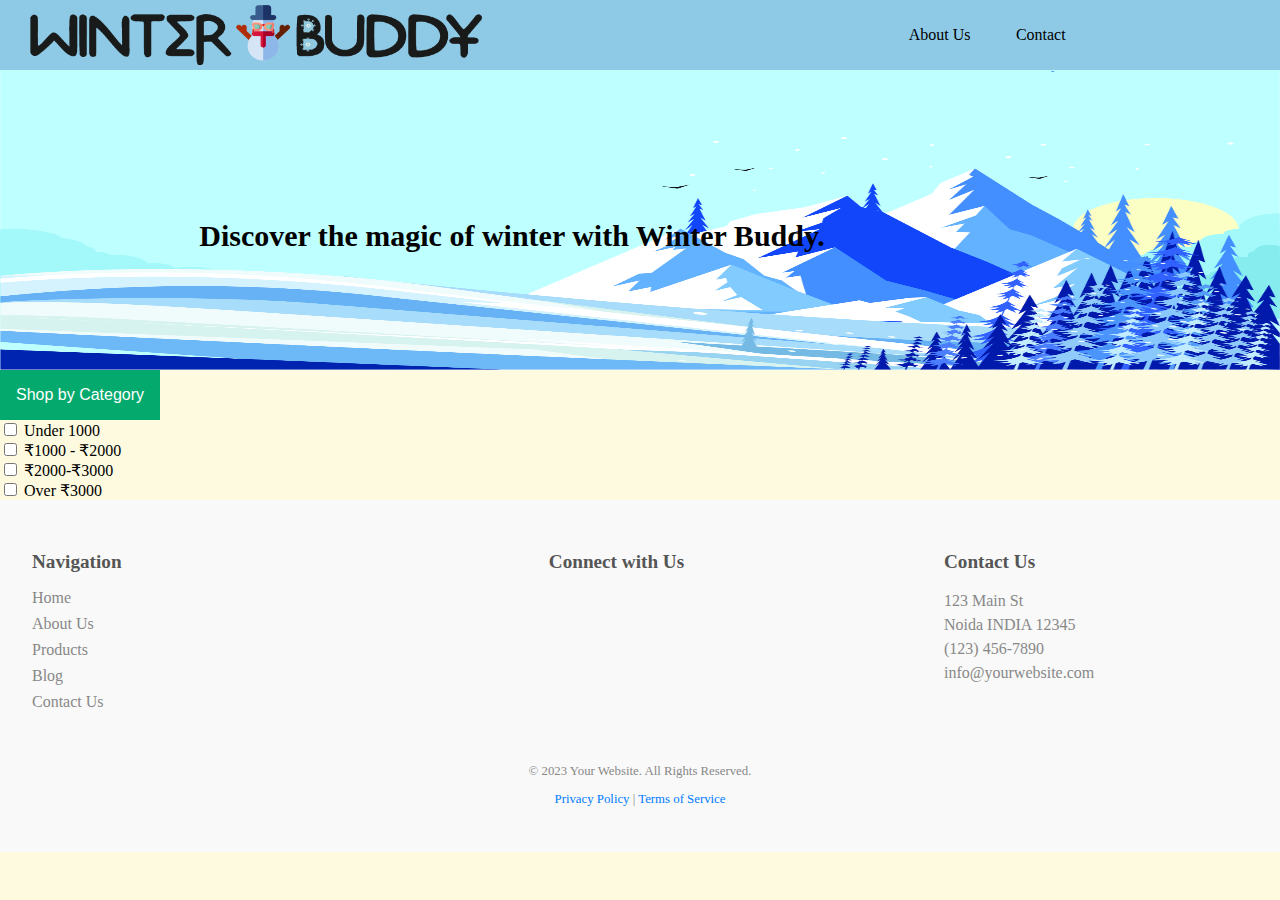
<file: index.html>
<!DOCTYPE html>
<html lang="en">
  <head>
    <meta charset="UTF-8" />
    <meta http-equiv="X-UA-Compatible" content="IE=edge" />
    <meta name="viewport" content="width=device-width, initial-scale=1.0" />
    <link rel="stylesheet" href="index.css" />
    <link
      rel="stylesheet"
      href="https://cdnjs.cloudflare.com/ajax/libs/font-awesome/6.3.0/css/all.min.css"
      integrity="sha512-SzlrxWUlpfuzQ+pcUCosxcglQRNAq/DZjVsC0lE40xsADsfeQoEypE+enwcOiGjk/bSuGGKHEyjSoQ1zVisanQ=="
      crossorigin="anonymous"
      referrerpolicy="no-referrer"
    />
    <style></style>
    <title>Document</title>
  </head>
  <body>
    <!-- <h1>Winter Buddy</h1> -->

    <!-- ********************** NAV BAR *********************************************** -->
    <nav class="navbar">
      <div class="navbar-logo">
        <img
          src="./images/onlinelogomaker-022123-1530-6453-2000-transparent.png"
          alt=""
        />
      </div>

      <div class="navbar-content">
        <a>About Us</a>
        <a>Contact</a>
        <i class="fa-brands fa-facebook"></i>
        <i class="fa-brands fa-twitter"></i>
        <a href="./sign-up.html"><i class="fa-regular fa-user"></i></a>
        <i class="fa-solid fa-bag-shopping"></i>
      </div>
    </nav>

    <!-- ********************  HERO IMAGE **************************************** -->
    <div class="window-image">
      <img src="./secImage.png" alt="" />
      <div class="text-overlay">
        Discover the magic of winter with Winter Buddy.
      </div>
    </div>

    <!-- *******************SHOP CATEGORY ************************************* -->
    <div class="dropdown">
      <button class="dropbtn">Shop by Category</button>
      <div class="dropdown-content">
        <a href="" id="clearFilter">Clear Filter</a>
        <a href="" id="bottles">bottles</a>
        <a href="" id="jackets"
          >Jackets <span class="comingsoon">(launching soon)</span>
        </a>
        <a href="" id="caps">Caps</a>
        <a href="" id="blankets">Blankets</a>
      </div>
    </div>

    <!-- ***********************   SIDE BAR AND ITEM DATA CARD ************************ -->

    <div class="main_container">
      <div class="filter">
        <input type="checkbox" id="checkbox1" name="price" value="1000" />
        <label for="checkbox1">Under 1000</label>
        <br />
        <input type="checkbox" id="checkbox2" name="price" value="2000" />
        <label for="checkbox2">₹1000 - ₹2000</label>
        <br />
        <input type="checkbox" id="checkbox3" name="price" value="3000" />
        <label for="checkbox3">₹2000-₹3000</label>
        <br />
        <input type="checkbox" id="checkbox4" name="price" value="999999" />
        <label for="checkbox4">Over ₹3000</label>
      </div>

      <div id="container">
        <!-- Append the code here -->
      </div>
    </div>

    <!-- ********************* FOOTER **************************** -->

    <footer>
      <div class="footer-navigation">
        <h3>Navigation</h3>
        <ul>
          <li><a href="#">Home</a></li>
          <li><a href="#">About Us</a></li>
          <li><a href="#">Products</a></li>
          <li><a href="#">Blog</a></li>
          <li><a href="#">Contact Us</a></li>
        </ul>
      </div>

      <div class="footer-social">
        <h3>Connect with Us</h3>
        <ul>
          <li>
            <a href="#"><i class="fab fa-facebook"></i></a>
          </li>
          <li>
            <a href="#"><i class="fab fa-twitter"></i></a>
          </li>
          <li>
            <a href="#"><i class="fab fa-instagram"></i></a>
          </li>
          <li>
            <a href="#"><i class="fab fa-linkedin"></i></a>
          </li>
        </ul>
      </div>

      <div class="footer-contact">
        <h3>Contact Us</h3>
        <p>
          123 Main St<br />
          Noida INDIA 12345
        </p>
        <p>
          (123) 456-7890<br />
          info@yourwebsite.com
        </p>
      </div>

      <div class="footer-legal">
        <p>&copy; 2023 Your Website. All Rights Reserved.</p>
        <p><a href="#">Privacy Policy</a> | <a href="#">Terms of Service</a></p>
      </div>
    </footer>
  </body>
</html>

<script>
  // ***********FETCHING THE DATA FROM THE API ****************
  async function fetchedData(event = "clearFilter") {
    try {
      let res = await fetch(
        `https://63f4a21e55677ef68bc03f97.mockapi.io/products`
      );
      let data = await res.json();
      // console.log(data);
      // display(data);
      filter(data, event);
      // display(data);
    } catch (error) {
      console.log(error);
    }
  }

  fetchedData();
  // //Getting and pushing the data of product in LS after clicking on ADD to cart button
  //   let cartData = JSON.parse(localStorage.getItem("cart")) || [];

  let divContainer = document.getElementById("container");

  // ******************Display Function***********************

  function display(data) {
    divContainer.innerHTML = null;
    data.forEach((ele) => {
      let card = document.createElement("div");
      card.classList.add("card-content");

      let image = document.createElement("img");
      image.setAttribute("src", ele.image);
      image.addEventListener("click", () => {
        console.log("hello");
        displayProductDetails(ele.id);
      });

      let title = document.createElement("h4");
      title.innerText = ele.title;

      let category = document.createElement("h2");
      category.innerText = ele.category;

      let description = document.createElement("p");
      description.innerText = ele.description;

      let type = document.createElement("h3");
      type.innerText = ele.type;

      let price = document.createElement("h4");
      price.innerText = ele.price;

      // let button = document.createElement("button");
      // button.innerText = "Add to cart";

      // button.addEventListener("click", function () {
      //   if (checkDuplicate(ele)) {
      //     alert("Product Already in Cart");
      //   } else {
      //     cartData.push({ ...ele, quantity: 1 });
      //     console.log(ele);
      //     localStorage.setItem("cart", JSON.stringify(cartData));
      //     alert("Product Added To Cart");
      //   }
      // });
      card.append(image, title, description, price);

      divContainer.append(card);
    });
  }

  //function for each product to display in details and add to cart from their

  function displayProductDetails(productId) {
    // Fetch the product details from the API
    fetch(`https://63f4a21e55677ef68bc03f97.mockapi.io/products/${productId}`)
      .then((response) => response.json())
      .then((product) => {
        // Redirect to the product details page with the product details as a query parameter
        window.open(
          `productDetails.html?product=${JSON.stringify(product)}`,
          "_blank"
        );
      })
      .catch((error) => console.log(error));
  }

  //Duplicate Function to check if item is already in cart or not
  function checkDuplicate(product) {
    for (let i = 0; i < cartData.length; i++) {
      if (cartData[i].id == product.id) {
        return true;
      }
    }
    return false;
  }

  //Adding Event to the Dropdown Anchor to filter by their id/value
  //with product.category
  let dropdownContent = document.querySelector(".dropdown-content");

  dropdownContent.addEventListener("click", function (event) {
    event.preventDefault();
    let clickedElement = event.target;

    if (clickedElement.tagName === "A") {
      let id = clickedElement.getAttribute("id");
      // let href = clickedElement.getAttribute("href");
      fetchedData(id);
      // console.log(id);
    }
  });
  // ***********  Filter Part ************************

  function filter(data, event) {
    console.log(data, event);
    if (event == "clearFilter") {
      display(data);
    } else {
      let filteredData = data.filter((e) => {
        return e.category == event;
      });
      let sortedData1 = filteredData.sort((a, b) => {
        return a.price - b.price;
      });

      // *************Filtering wth their PRICE RANGE Inside FIlter Function****************
      let checkboxes = document.querySelectorAll('input[name="price"]');

      // Add an event listener to each checkbox
      checkboxes.forEach(function (checkbox) {
        checkbox.addEventListener("click", function () {
          // Filter the product data based on the checked checkboxes
          let filteredData1 = data.filter(function (product) {
            let price = parseInt(product.price);
            if (checkbox.id === "checkbox1" && price < 1000) {
              return true;
            } else if (
              checkbox.id === "checkbox2" &&
              price >= 1000 &&
              price < 2000
            ) {
              return true;
            } else if (
              checkbox.id === "checkbox3" &&
              price >= 2000 &&
              price < 3000
            ) {
              return true;
            } else if (checkbox.id === "checkbox4" && price >= 3000) {
              return true;
            }
            return false;
          });

          // Sort the filtered data by price
          let sortedData = filteredData1.sort(function (a, b) {
            return parseInt(a.price) - parseInt(b.price);
          });

          // Display the sorted and filtered data
          display(sortedData);
        });
      });

      // *************Filtering wth their PRICE RANGE Fucntion Ends HERE****************
      display(sortedData1);
    }
  }
</script>
</file>
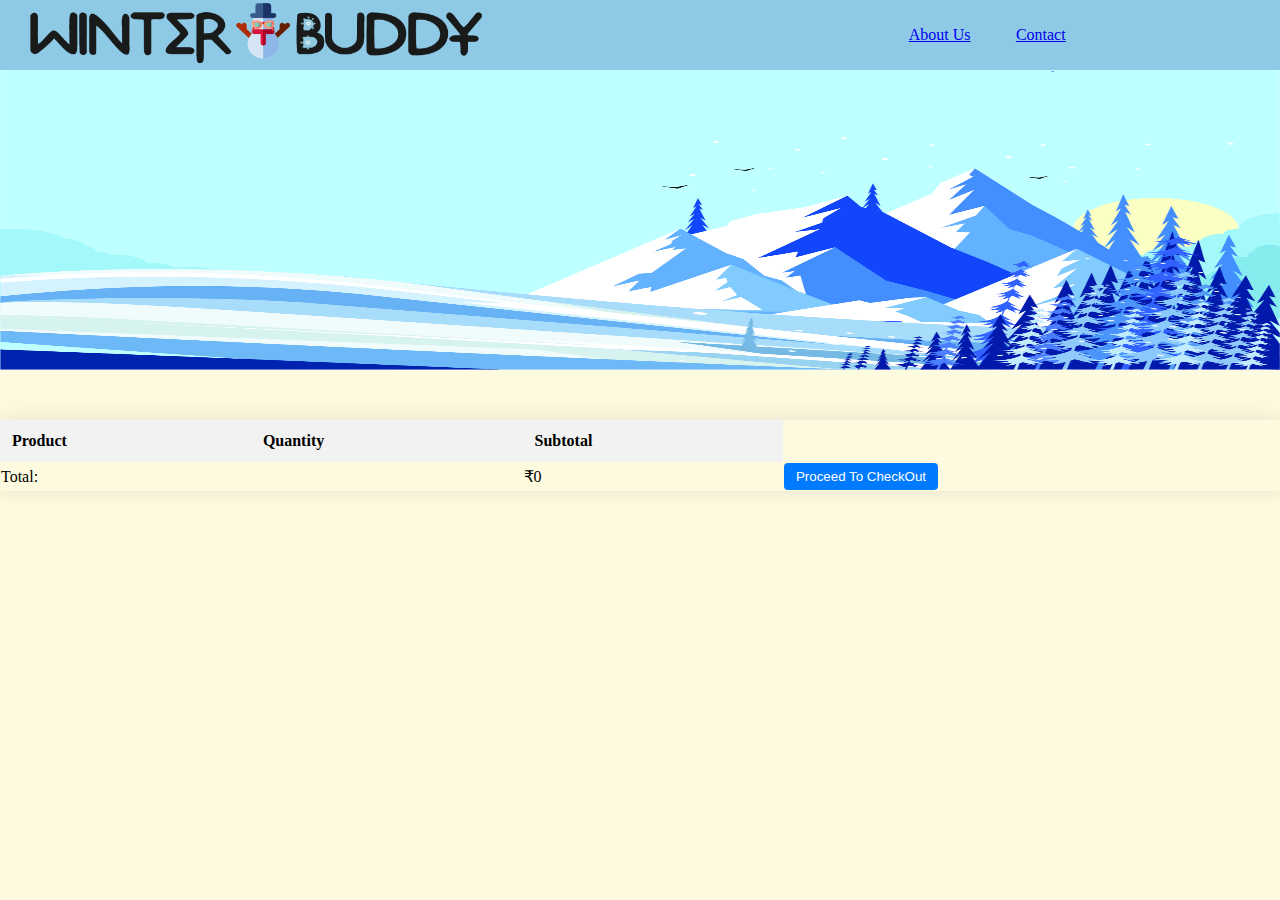
<file: addtoCart.html>
<!DOCTYPE html>
<html lang="en">
  <head>
    <meta charset="UTF-8" />
    <meta http-equiv="X-UA-Compatible" content="IE=edge" />
    <meta name="viewport" content="width=device-width, initial-scale=1.0" />
    <title>Cart Page</title>
    <link
      rel="stylesheet"
      href="https://cdnjs.cloudflare.com/ajax/libs/font-awesome/6.3.0/css/all.min.css"
      integrity="sha512-SzlrxWUlpfuzQ+pcUCosxcglQRNAq/DZjVsC0lE40xsADsfeQoEypE+enwcOiGjk/bSuGGKHEyjSoQ1zVisanQ=="
      crossorigin="anonymous"
      referrerpolicy="no-referrer"
    />
    <link rel="stylesheet" href="index.css" />
    <style>
      /* Write all necessery css here  */
      table {
        border-collapse: collapse;
        width: 100%;
        margin-top: 50px;
        font-size: 16px;
        text-align: left;
        box-shadow: 0 0 20px rgba(0, 0, 0, 0.1);
      }

      thead {
        background-color: #f2f2f2;
      }

      thead th {
        font-weight: 600;
        padding: 12px;
      }

      tbody td {
        padding: 12px;
        border-bottom: 1px solid #ddd;
      }

      tbody td:first-child {
        width: 30%;
      }

      tbody td img {
        width: 80px;
        height: 80px;
        object-fit: cover;
        margin-right: 10px;
        vertical-align: middle;
      }

      tbody td h2 {
        font-size: 18px;
        font-weight: 600;
        margin-bottom: 5px;
      }

      tbody td p {
        margin-bottom: 5px;
      }

      tbody td button {
        background-color: #f44336;
        color: #fff;
        border: none;
        border-radius: 4px;
        padding: 6px 12px;
        cursor: pointer;
      }

      tbody td button:hover {
        background-color: #da190b;
      }

      #checkout {
        background-color: #007bff;
        color: #fff;
        border: none;
        border-radius: 4px;
        padding: 6px 12px;
        cursor: pointer;
      }
      #checkout:hover {
        background-color: grey;
        color: rebeccapurple;
      }
      .quantity-increase {
        margin-right: 2px;
        margin-left: 2px;
      }
      /* #total {
        margin-left: 80%;
        display: inline-block;
      } */
    </style>
  </head>
  <body>
    <nav class="navbar">
      <div class="navbar-logo">
        <a href="./index.html">
          <img
            src="./images/onlinelogomaker-022123-1530-6453-2000-transparent.png"
            alt=""
          />
        </a>
      </div>

      <div class="navbar-content">
        <a href="#">About Us</a>
        <a href="#">Contact</a>
        <i class="fa-brands fa-facebook"></i>
        <i class="fa-brands fa-twitter"></i>
        <a href="./as1.html"><i class="fa-regular fa-user"></i></a>
        <i class="fa-solid fa-bag-shopping"></i>
      </div>
    </nav>

    <!-- ********************  HERO IMAGE **************************************** -->
    <div class="window-image">
      <img src="./secImage.png" alt="" />
    </div>

    <!-- <div id="cart-container">
      
      <table>
        <thead>
          <tr>
            <th>Product</th>
            <th>Quantity</th>
            <th>Subtotal</th>
          </tr>
        </thead>
        <tbody>
          
        </tbody>
      </table>
    </div> -->

    <div id="cart-container">
      <table>
        <thead>
          <tr>
            <th>Product</th>
            <th>Quantity</th>
            <th>Subtotal</th>
          </tr>
        </thead>
        <tbody id="cart-items">
          <!-- append the data here -->
        </tbody>
        <tfoot>
          <tr>
            <td colspan="2" id="total">Total:</td>
            <td id="cart-total"></td>

            <td>
              <button id="checkout" onclick="redirectToSuccessPage()">
                Proceed To CheckOut
              </button>
            </td>
          </tr>
        </tfoot>
      </table>
    </div>
  </body>

  <script>
    // Write all necessery JS here

    let productData = JSON.parse(localStorage.getItem("cart")) || [];
    let tbody = document.querySelector("tbody");
    display(productData);
    // function display(data) {

    function display(data) {
      console.log(data);
      tbody.innerHTML = null;
      data.forEach((ele) => {
        let row = document.createElement("tr");

        let productCell = document.createElement("td");
        let productImg = document.createElement("img");
        productImg.setAttribute("src", ele.image);
        productImg.setAttribute("alt", ele.title);
        productImg.classList.add("product-image");
        let productName = document.createElement("p");
        productName.innerText = ele.title;
        productName.classList.add("product-name");
        productCell.append(productImg, productName);

        let quantityCell = document.createElement("td");
        let quantity = document.createElement("input");
        quantity.setAttribute("type", "number");
        quantity.setAttribute("min", "1");
        quantity.setAttribute("value", ele.quantity);
        quantity.classList.add("product-quantity");
        quantityCell.append(quantity);

        let increaseButton = document.createElement("button");
        increaseButton.innerText = "+";
        increaseButton.classList.add("quantity-increase");
        quantityCell.append(increaseButton);

        let decreaseButton = document.createElement("button");
        decreaseButton.innerText = "-";
        decreaseButton.classList.add("quantity-decrease");
        quantityCell.append(decreaseButton);

        quantity.addEventListener("change", function () {
          ele.quantity = parseInt(quantity.value);
          localStorage.setItem("cart", JSON.stringify(data));
          display(data);
        });

        increaseButton.addEventListener("click", function () {
          ele.quantity++;
          quantity.value = ele.quantity;
          localStorage.setItem("cart", JSON.stringify(data));
          display(data);
        });

        decreaseButton.addEventListener("click", function () {
          if (ele.quantity > 1) {
            ele.quantity--;
            quantity.value = ele.quantity;
            localStorage.setItem("cart", JSON.stringify(data));
            display(data);
          }
        });

        let subtotalCell = document.createElement("td");
        let subtotalValue = ele.quantity * ele.price;
        let subtotal = document.createElement("h5");
        subtotal.innerText = `₹${subtotalValue}`;
        subtotal.classList.add("product-subtotal");
        subtotalCell.append(subtotal);

        let removeCell = document.createElement("td");
        let removeBtn = document.createElement("button");
        removeBtn.innerText = "Remove";
        removeBtn.classList.add("product-remove");
        removeBtn.addEventListener("click", function () {
          data = data.filter((e) => {
            return ele.id != e.id;
          });
          console.log(data);
          localStorage.setItem("cart", JSON.stringify(data));
          display(data);
        });
        removeCell.append(removeBtn);

        row.append(productCell, quantityCell, subtotalCell, removeCell);
        tbody.append(row);
      });

      // Update the cart total
      let cartTotal = document.getElementById("cart-total");
      let cartValue = 0;
      for (let i = 0; i < data.length; i++) {
        cartValue += data[i].quantity * data[i].price;
      }
      cartTotal.innerText = `₹${cartValue}`;
    }

    function redirectToSuccessPage() {
      window.location.href = "sign-up.html";
    }
  </script>
</html>
</file>
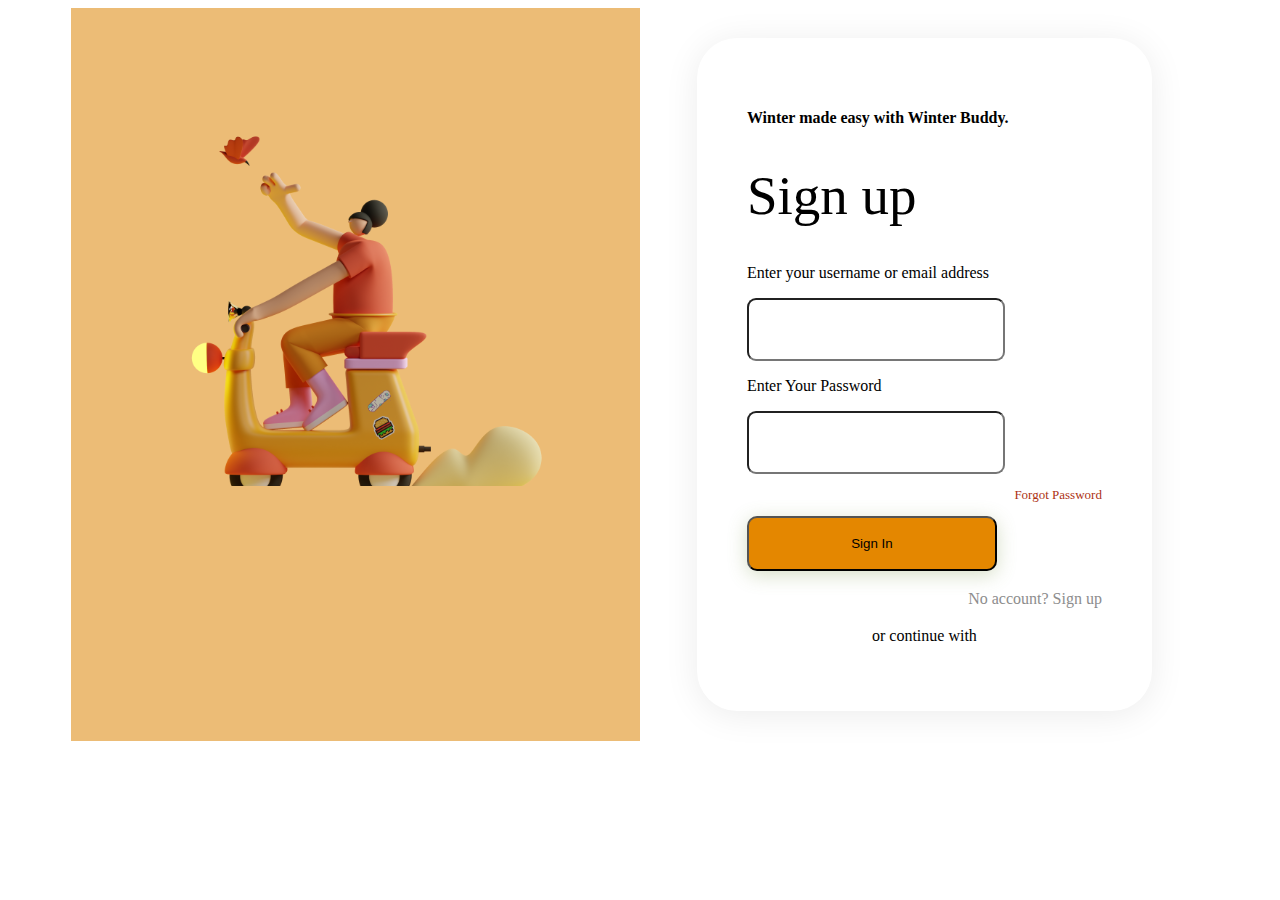
<file: as1.html>
<!DOCTYPE html>
<html lang="en">
  <head>
    <meta charset="UTF-8" />
    <meta http-equiv="X-UA-Compatible" content="IE=edge" />
    <meta name="viewport" content="width=device-width, initial-scale=1.0" />
    <title>Document</title>
    <style>
      .main {
        width: 90%;
        margin: auto;
        /* border: 3px solid red; */
        display: flex;
      }

      #firstPart {
        width: 50%;
        /* border: 2px darkolivegreen solid; */
        text-align: center;
        padding: 120px 0px;
        background-color: #ecbc76;
      }
      #firstPart img {
        height: 358px;
        width: 392px;
        left: 392px;
        top: 0px;
        border-radius: 0px;

        /* background: rebeccapurple !important; */
      }

      #secondPart {
        width: 50%;
        /* flex-basis: 100%; */
        /* text-align: center; */
      }
      #secondPart > div {
        box-sizing: border-box;
        width: 80%;
        margin: auto;
        /* border: 2px solid black; */
        padding: 50px;
        margin-top: 30px;
        margin-bottom: 30px;
        background: #ffffff;
        box-shadow: 0px 4px 35px rgba(0, 0, 0, 0.08);
        border-radius: 40px;
      }
      #secondPart p:nth-child(1) {
        /* background: red !important; */
        font-family: "Poppins";
        font-style: normal;
        font-weight: 400;
        font-size: 20px;
        line-height: 30px;
        /* identical to box height */

        color: #000000;
      }

      #secondPart h1 {
        font-family: "Poppins";
        font-style: normal;
        font-weight: 500;
        font-size: 55px;
        /* line-height: 82px; */
      }

      #secondPart p:nth-child(3) {
        /* background: red !important; */
        font-family: "Poppins";
        font-style: normal;
        font-weight: 400;
        font-size: 16px;
        /* line-height: 24px; */
      }

      #secondPart p:nth-child(7) {
        text-align: right;
        font-family: "Poppins";
        font-style: normal;
        font-weight: 400;
        font-size: 13px;
        /* line-height: 20px; */

        color: #ad3113;
      }

      #secondPart button {
        width: 250px;
        height: 54.22px;
        left: 861.39px;
        top: 571.99px;

        background: #e48700;
        box-shadow: 0px 4px 19px rgba(119, 147, 65, 0.3);
        border-radius: 10px;
      }

      #secondPart p:nth-child(9) {
        font-family: "Poppins";
        font-style: normal;
        font-weight: 400;
        font-size: 16px;
        line-height: 24px;

        color: #8d8d8d;
        text-align: right;
      }

      #secondPart p:nth-child(10) {
        text-align: center;
      }
      #img1 {
        text-align: center;
      }
      #secondPart input {
        /* background: red !important; */
        height: 57.23077392578125px;
        width: 250px;
        left: 0px;
        /* top: 35.1416015625px; */
        border-radius: 9px;
      }
    </style>
  </head>
  <body>
    <div class="main">
      <div id="firstPart">
        <img src="./Saly-3.svg" alt="" />
      </div>

      <div id="secondPart">
        <div>
          <h4>Winter made easy with Winter Buddy.</h4>
          <h1>Sign up</h1>
          <p>Enter your username or email address</p>
          <input type="email" id="input1" />
          <p>Enter Your Password</p>
          <input type="password" id="input2" />

          <p>Forgot Password</p>
          <a href="./sign-in.html"><button id="btn">Sign In</button></a>
          <p>No account? Sign up</p>
          <p>or continue with</p>
        </div>
      </div>
    </div>
  </body>
</html>

<script>
  let signup_data = JSON.parse(localStorage.getItem("sign-up")) || [];

  let submitButton = document.getElementById("btn");
  let emailEl = document.getElementById("input1");
  let password = document.getElementById("input2");

  submitButton.addEventListener("click", function () {
    let obj = {
      username: emailEl.value,
      password: password.value,
    };
    signup_data.push(obj);
    localStorage.setItem("sign-up", JSON.stringify(signup_data));
  });
</script>
</file>
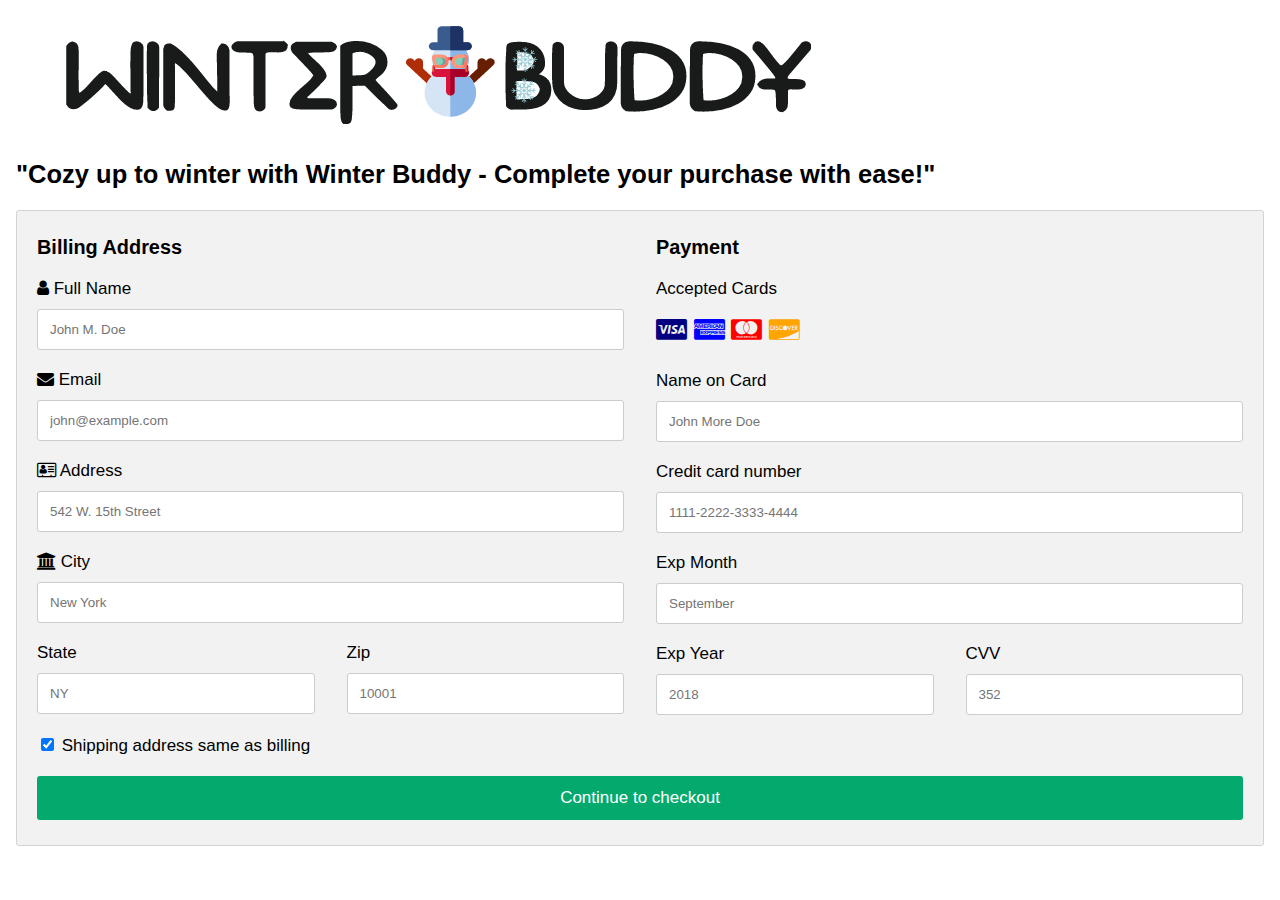
<file: checkoutPage.html>
<!DOCTYPE html>
<html>
  <head>
    <meta name="viewport" content="width=device-width, initial-scale=1" />
    <link
      rel="stylesheet"
      href="https://cdnjs.cloudflare.com/ajax/libs/font-awesome/4.7.0/css/font-awesome.min.css"
    />
    
    <style>
      body {
        font-family: Arial;
        font-size: 17px;
        padding: 8px;
      }

      * {
        box-sizing: border-box;
      }

      .row {
        display: -ms-flexbox; /* IE10 */
        display: flex;
        -ms-flex-wrap: wrap; /* IE10 */
        flex-wrap: wrap;
        margin: 0 -16px;
      }

      .col-25 {
        -ms-flex: 25%; /* IE10 */
        flex: 25%;
      }

      .col-50 {
        -ms-flex: 50%; /* IE10 */
        flex: 50%;
      }

      .col-75 {
        -ms-flex: 75%; /* IE10 */
        flex: 75%;
      }

      .col-25,
      .col-50,
      .col-75 {
        padding: 0 16px;
      }

      .container {
        background-color: #f2f2f2;
        padding: 5px 20px 15px 20px;
        border: 1px solid lightgrey;
        border-radius: 3px;
      }

      input[type="text"] {
        width: 100%;
        margin-bottom: 20px;
        padding: 12px;
        border: 1px solid #ccc;
        border-radius: 3px;
      }

      label {
        margin-bottom: 10px;
        display: block;
      }

      .icon-container {
        margin-bottom: 20px;
        padding: 7px 0;
        font-size: 24px;
      }

      .btn {
        background-color: #04aa6d;
        color: white;
        padding: 12px;
        margin: 10px 0;
        border: none;
        width: 100%;
        border-radius: 3px;
        cursor: pointer;
        font-size: 17px;
        text-align: center;
      }

      .btn:hover {
        background-color: #45a049;
      }

      a {
        color: #2196f3;
      }

      hr {
        border: 1px solid lightgrey;
      }

      span.price {
        float: right;
        color: grey;
      }

      #stick{
        position: sticky;
        top: 0px;
      }
      /* Responsive layout - when the screen is less than 800px wide, make the two columns stack on top of each other instead of next to each other (also change the direction - make the "cart" column go on top) */
      @media (max-width: 800px) {
        .row {
          flex-direction: column-reverse;
        }
        .col-25 {
          margin-bottom: 20px;
        }
      }


    </style>
  </head>
  <body>

    <nav class="navbar">
      <div class="navbar-logo " id="stick">
        <img
          src="./images/onlinelogomaker-022123-1530-6453-2000-transparent.png"
          alt=""
        />
      </div>

      <div class="navbar-content">
       
     
      </div>
    </nav>


    <h2>"Cozy up to winter with Winter Buddy - Complete your purchase with ease!"</h2>
    
    <div class="row">
      <div class="col-75">
        <div class="container">
          <form action="/action_page.php">
            <div class="row">
              <div class="col-50">
                <h3>Billing Address</h3>
                <label for="fname"><i class="fa fa-user"></i> Full Name</label>
                <input
                  type="text"
                  id="fname"
                  name="firstname"
                  placeholder="John M. Doe"
                />
                <label for="email"><i class="fa fa-envelope"></i> Email</label>
                <input
                  type="text"
                  id="email"
                  name="email"
                  placeholder="john@example.com"
                />
                <label for="adr"
                  ><i class="fa fa-address-card-o"></i> Address</label
                >
                <input
                  type="text"
                  id="adr"
                  name="address"
                  placeholder="542 W. 15th Street"
                />
                <label for="city"><i class="fa fa-institution"></i> City</label>
                <input
                  type="text"
                  id="city"
                  name="city"
                  placeholder="New York"
                />

                <div class="row">
                  <div class="col-50">
                    <label for="state">State</label>
                    <input
                      type="text"
                      id="state"
                      name="state"
                      placeholder="NY"
                    />
                  </div>
                  <div class="col-50">
                    <label for="zip">Zip</label>
                    <input
                      type="text"
                      id="zip"
                      name="zip"
                      placeholder="10001"
                    />
                  </div>
                </div>
              </div>

              <div class="col-50">
                <h3>Payment</h3>
                <label for="fname">Accepted Cards</label>
                <div class="icon-container">
                  <i class="fa fa-cc-visa" style="color: navy"></i>
                  <i class="fa fa-cc-amex" style="color: blue"></i>
                  <i class="fa fa-cc-mastercard" style="color: red"></i>
                  <i class="fa fa-cc-discover" style="color: orange"></i>
                </div>
                <label for="cname">Name on Card</label>
                <input
                  type="text"
                  id="cname"
                  name="cardname"
                  placeholder="John More Doe"
                />
                <label for="ccnum">Credit card number</label>
                <input
                  type="text"
                  id="ccnum"
                  name="cardnumber"
                  placeholder="1111-2222-3333-4444"
                />
                <label for="expmonth">Exp Month</label>
                <input
                  type="text"
                  id="expmonth"
                  name="expmonth"
                  placeholder="September"
                />
                <div class="row">
                  <div class="col-50">
                    <label for="expyear">Exp Year</label>
                    <input
                      type="text"
                      id="expyear"
                      name="expyear"
                      placeholder="2018"
                    />
                  </div>
                  <div class="col-50">
                    <label for="cvv">CVV</label>
                    <input type="text" id="cvv" name="cvv" placeholder="352" />
                  </div>
                </div>
              </div>
            </div>
            <label>
              <input type="checkbox" checked="checked" name="sameadr" />
              Shipping address same as billing
            </label>
           <a href="./success.html"><input value="Continue to checkout" class="btn" /></a> 
          </form>
        </div>
      </div>
     
      </div>
    </div>
  </body>
</html>
</file>
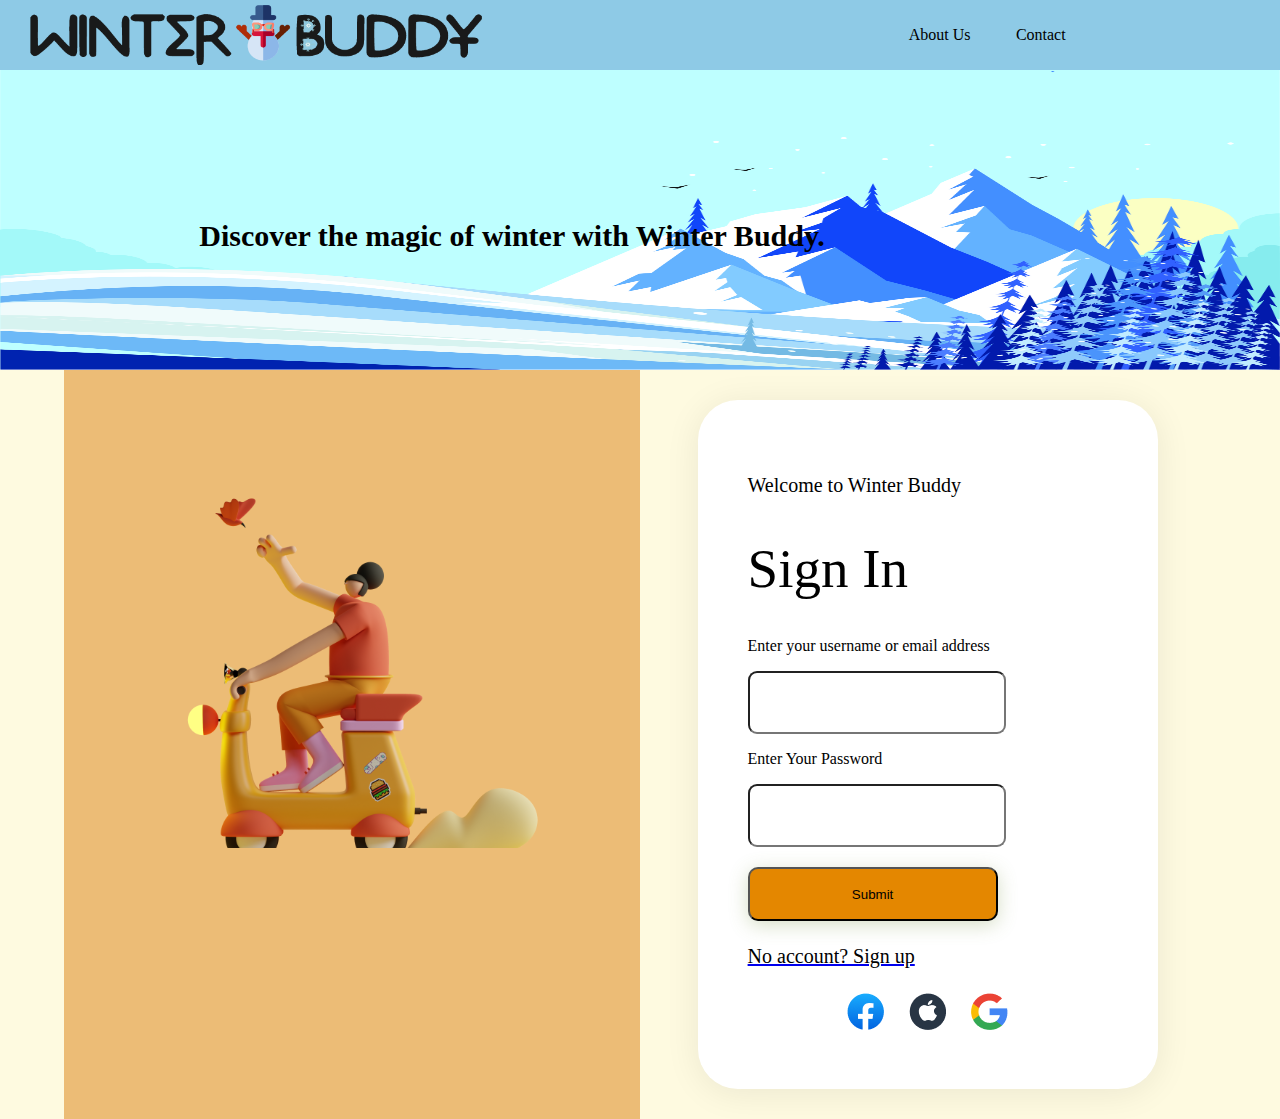
<file: sign-in.html>
<!DOCTYPE html>
<html lang="en">
  <head>
    <meta charset="UTF-8" />
    <meta http-equiv="X-UA-Compatible" content="IE=edge" />
    <meta name="viewport" content="width=device-width, initial-scale=1.0" />
    <link rel="stylesheet" href="index.css" />
    <title>Document</title>
    <style>
      .main {
        width: 90%;
        margin: auto;
        /* border: 3px solid red; */
        display: flex;
      }

      #firstPart {
        width: 50%;
        /* border: 2px darkolivegreen solid; */
        text-align: center;
        padding: 120px 0px;
        background-color: #ecbc76;
      }
      #firstPart img {
        height: 358px;
        width: 392px;
        left: 392px;
        top: 0px;
        border-radius: 0px;

        /* background: rebeccapurple !important; */
      }

      #secondPart {
        width: 50%;
        /* flex-basis: 100%; */
        /* text-align: center; */
      }
      #secondPart > div {
        box-sizing: border-box;
        width: 80%;
        margin: auto;
        /* border: 2px solid black; */
        padding: 50px;
        margin-top: 30px;
        margin-bottom: 30px;
        background: #ffffff;
        box-shadow: 0px 4px 35px rgba(0, 0, 0, 0.08);
        border-radius: 40px;
      }
      #secondPart p:nth-child(1) {
        /* background: red !important; */
        font-family: "Poppins";
        font-style: normal;
        font-weight: 400;
        font-size: 20px;
        line-height: 30px;
        /* identical to box height */

        color: #000000;
      }

      #secondPart h1 {
        font-family: "Poppins";
        font-style: normal;
        font-weight: 500;
        font-size: 55px;
        /* line-height: 82px; */
      }

      #secondPart p:nth-child(3) {
        /* background: red !important; */
        font-family: "Poppins";
        font-style: normal;
        font-weight: 400;
        font-size: 16px;
        /* line-height: 24px; */
      }

      #secondPart p:nth-child(7) {
        text-align: right;
        font-family: "Poppins";
        font-style: normal;
        font-weight: 400;
        font-size: 13px;
        /* line-height: 20px; */

        color: #ad3113;
      }

      #secondPart button {
        width: 250px;
        height: 54.22px;
        left: 861.39px;
        top: 571.99px;

        background: #e48700;
        box-shadow: 0px 4px 19px rgba(119, 147, 65, 0.3);
        border-radius: 10px;
      }

      #secondPart p:nth-child(9) {
        font-family: "Poppins";
        font-style: normal;
        font-weight: 400;
        font-size: 16px;
        line-height: 24px;

        color: #8d8d8d;
        text-align: right;
      }

      #secondPart p:nth-child(10) {
        text-align: center;
      }
      #img1 {
        text-align: center;
      }
      #secondPart input {
        /* background: red !important; */
        height: 57.23077392578125px;
        width: 250px;
        left: 0px;
        /* top: 35.1416015625px; */
        border-radius: 9px;
      }

      #btn {
        margin-top: 20px;
      }
    </style>
  </head>
  <body>
    <nav class="navbar">
      <div class="navbar-logo">
        <img
          src="./images/onlinelogomaker-022123-1530-6453-2000-transparent.png"
          alt=""
        />
      </div>

      <div class="navbar-content">
        <a>About Us</a>
        <a>Contact</a>
        <i class="fa-brands fa-facebook"></i>
        <i class="fa-brands fa-twitter"></i>
        <a href="./sign-up.html"><i class="fa-regular fa-user"></i></a>
        <i class="fa-solid fa-bag-shopping"></i>
      </div>
    </nav>

    <!-- ********************  HERO IMAGE **************************************** -->
    <div class="window-image">
      <img src="./secImage.png" alt="" />
      <div class="text-overlay">
        Discover the magic of winter with Winter Buddy.
      </div>
    </div>

    <div class="main">
      <div id="firstPart">
        <img src="./Saly-3.svg" alt="" />
      </div>

      <div id="secondPart">
        <div>
          <p>Welcome to Winter Buddy</p>
          <h1>Sign In</h1>
          <p>Enter your username or email address</p>
          <input type="email" id="input1" />
          <p>Enter Your Password</p>
          <input type="password" id="input2" />

          <button id="btn">Submit</button>
          <a href="./sign-up.html"> <p>No account? Sign up</p></a>

          <div id="img1"><img src="./Group 12.png" alt="" /></div>
        </div>
      </div>
    </div>
  </body>
</html>

<script>
  let signup_data = JSON.parse(localStorage.getItem("sign-up"));
  let submitBtn = document.getElementById("btn");
  let username = document.getElementById("input1");
  let password = document.getElementById("input2");
  console.log(signup_data);
  submitBtn.addEventListener("click", auth);

  function auth() {
    let isAuthenticated = false;
    signup_data.forEach((ele) => {
      if (ele.username == username.value && ele.password == password.value) {
        window.location.assign("index.html");
        alert("Sign -in Successful");
        window.location.href = "checkoutPage.html";
        isAuthenticated = true;
      }
    });
    if (!isAuthenticated) {
      alert("Wrong Credentials! Check Again");
    }
  }
</script>
</file>
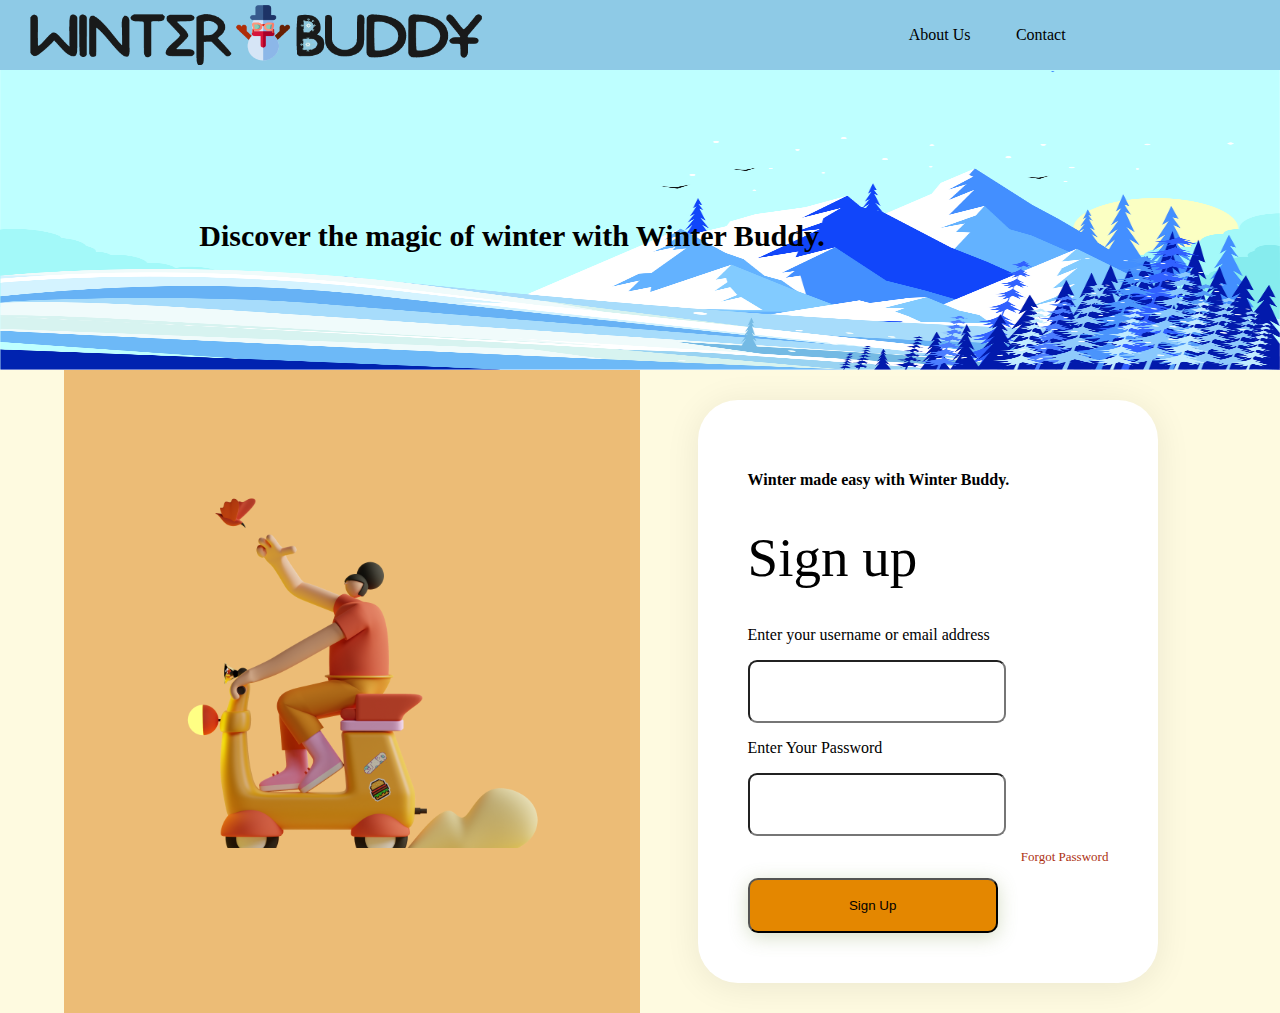
<file: sign-up.html>
<!DOCTYPE html>
<html lang="en">
  <head>
    <meta charset="UTF-8" />
    <meta http-equiv="X-UA-Compatible" content="IE=edge" />
    <meta name="viewport" content="width=device-width, initial-scale=1.0" />
    <link rel="stylesheet" href="index.css" />
    <title>Document</title>
    <style>
      .main {
        width: 90%;
        margin: auto;
        /* border: 3px solid red; */
        display: flex;
      }

      #firstPart {
        width: 50%;
        /* border: 2px darkolivegreen solid; */
        text-align: center;
        padding: 120px 0px;
        background-color: #ecbc76;
      }
      #firstPart img {
        height: 358px;
        width: 392px;
        left: 392px;
        top: 0px;
        border-radius: 0px;

        /* background: rebeccapurple !important; */
      }

      #secondPart {
        width: 50%;
        /* flex-basis: 100%; */
        /* text-align: center; */
      }
      #secondPart > div {
        box-sizing: border-box;
        width: 80%;
        margin: auto;
        /* border: 2px solid black; */
        padding: 50px;
        margin-top: 30px;
        margin-bottom: 30px;
        background: #ffffff;
        box-shadow: 0px 4px 35px rgba(0, 0, 0, 0.08);
        border-radius: 40px;
      }
      #secondPart p:nth-child(1) {
        /* background: red !important; */
        font-family: "Poppins";
        font-style: normal;
        font-weight: 400;
        font-size: 20px;
        line-height: 30px;
        /* identical to box height */

        color: #000000;
      }

      #secondPart h1 {
        font-family: "Poppins";
        font-style: normal;
        font-weight: 500;
        font-size: 55px;
        /* line-height: 82px; */
      }

      #secondPart p:nth-child(3) {
        /* background: red !important; */
        font-family: "Poppins";
        font-style: normal;
        font-weight: 400;
        font-size: 16px;
        /* line-height: 24px; */
      }

      #secondPart p:nth-child(7) {
        text-align: right;
        font-family: "Poppins";
        font-style: normal;
        font-weight: 400;
        font-size: 13px;
        /* line-height: 20px; */

        color: #ad3113;
      }

      #secondPart button {
        width: 250px;
        height: 54.22px;
        left: 861.39px;
        top: 571.99px;

        background: #e48700;
        box-shadow: 0px 4px 19px rgba(119, 147, 65, 0.3);
        border-radius: 10px;
      }

      #secondPart p:nth-child(9) {
        font-family: "Poppins";
        font-style: normal;
        font-weight: 400;
        font-size: 16px;
        line-height: 24px;

        color: #8d8d8d;
        text-align: right;
      }

      #secondPart p:nth-child(10) {
        text-align: center;
      }
      #img1 {
        text-align: center;
      }
      #secondPart input {
        /* background: red !important; */
        height: 57.23077392578125px;
        width: 250px;
        left: 0px;
        /* top: 35.1416015625px; */
        border-radius: 9px;
      }
    </style>
  </head>
  <body>
    <nav class="navbar">
      <div class="navbar-logo">
        <img
          src="./images/onlinelogomaker-022123-1530-6453-2000-transparent.png"
          alt=""
        />
      </div>

      <div class="navbar-content">
        <a>About Us</a>
        <a>Contact</a>
        <i class="fa-brands fa-facebook"></i>
        <i class="fa-brands fa-twitter"></i>
        <a href="./sign-up.html"><i class="fa-regular fa-user"></i></a>
        <i class="fa-solid fa-bag-shopping"></i>
      </div>
    </nav>

    <!-- ********************  HERO IMAGE **************************************** -->
    <div class="window-image">
      <img src="./secImage.png" alt="" />
      <div class="text-overlay">
        Discover the magic of winter with Winter Buddy.
      </div>
    </div>

    <div class="main">
      <div id="firstPart">
        <img src="./Saly-3.svg" alt="" />
      </div>

      <div id="secondPart">
        <div>
          <h4>Winter made easy with Winter Buddy.</h4>
          <h1>Sign up</h1>
          <p>Enter your username or email address</p>
          <input type="email" id="input1" />
          <p>Enter Your Password</p>
          <input type="password" id="input2" />

          <p>Forgot Password</p>
          <button id="btn">Sign Up</button>
        </div>
      </div>
    </div>
  </body>
</html>

<script>
  let signup_data = JSON.parse(localStorage.getItem("sign-up")) || [];
  console.log(signup_data);
  let submitButton = document.getElementById("btn");

  submitButton.addEventListener("click", function (event) {
    event.preventDefault();
    let emailEl = document.getElementById("input1");
    let password = document.getElementById("input2");
    if (present(emailEl.value)) {
      alert("Username already exists!");
    } else if (password.value.length < 4) {
      alert("Password should be at least 4 characters long!");
    } else {
      let obj = {
        username: emailEl.value,
        password: password.value,
      };
      signup_data.push(obj);
      localStorage.setItem("sign-up", JSON.stringify(signup_data));
      alert("Sign up successful!");
      window.location.href = "sign-in.html";
    }
  });

  function present(val) {
    return signup_data.some((e) => e.username === val);
  }
  // present();
</script>
</file>
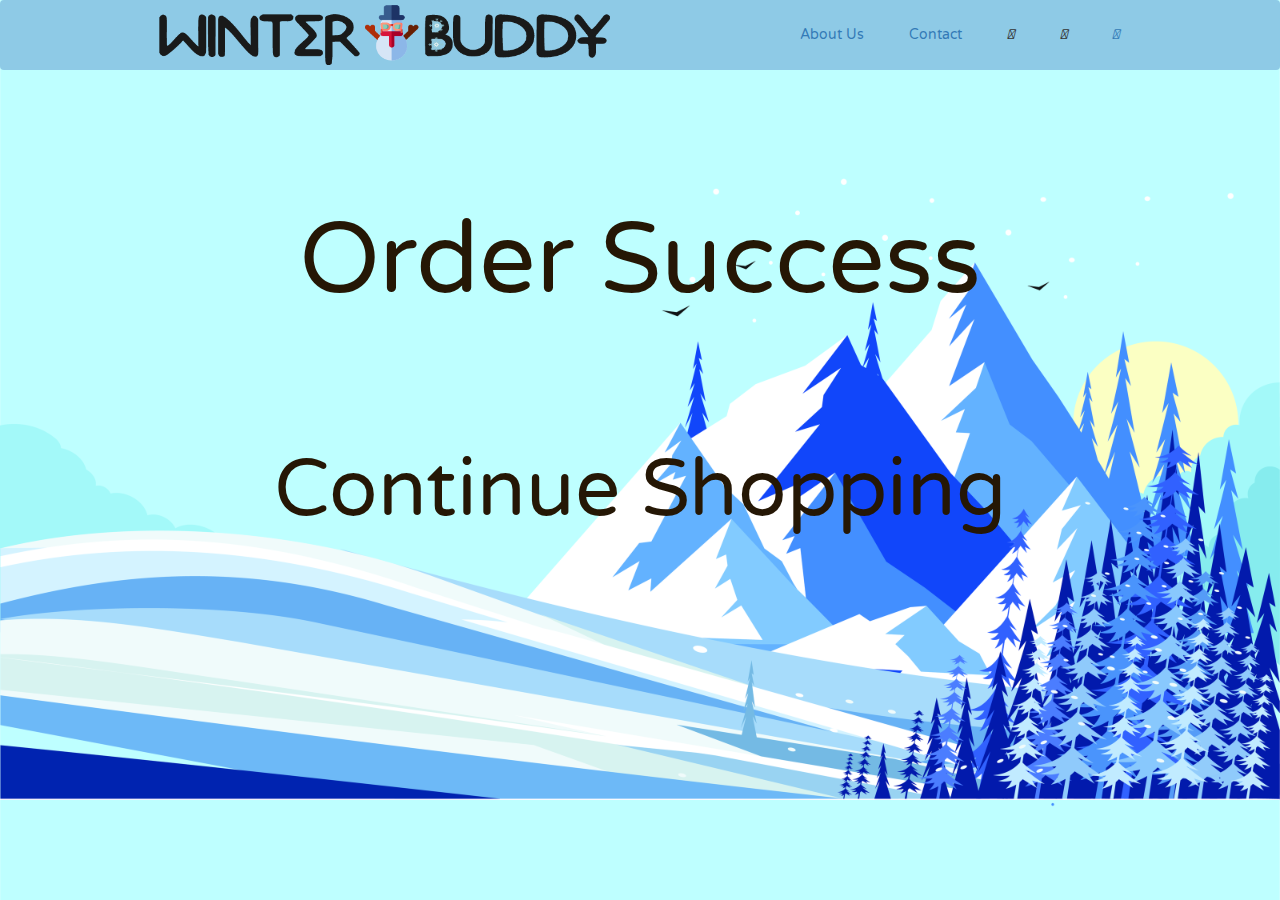
<file: success.html>
<!DOCTYPE html>
<html lang="en">
  <head>
    <meta charset="utf-8" />
    <meta http-equiv="X-UA-Compatible" content="IE=edge" />
    <meta name="viewport" content="width=device-width, initial-scale=1" />
    <title>Bootstrap Simple Success Confirmation Popup</title>
    <link
      href="https://fonts.googleapis.com/css?family=Roboto|Varela+Round"
      rel="stylesheet"
    />
    <link
      rel="stylesheet"
      href="https://fonts.googleapis.com/icon?family=Material+Icons"
    />
    <link
      rel="stylesheet"
      href="https://maxcdn.bootstrapcdn.com/font-awesome/4.7.0/css/font-awesome.min.css"
    />
    <link
      rel="stylesheet"
      href="https://maxcdn.bootstrapcdn.com/bootstrap/3.3.7/css/bootstrap.min.css"
    />
    <script src="https://ajax.googleapis.com/ajax/libs/jquery/1.12.4/jquery.min.js"></script>
    <script src="https://maxcdn.bootstrapcdn.com/bootstrap/3.3.7/js/bootstrap.min.js"></script>
    <link rel="stylesheet" href="index.css" />
    <link
      rel="stylesheet"
      href="https://cdnjs.cloudflare.com/ajax/libs/font-awesome/6.3.0/css/all.min.css"
      integrity="sha512-SzlrxWUlpfuzQ+pcUCosxcglQRNAq/DZjVsC0lE40xsADsfeQoEypE+enwcOiGjk/bSuGGKHEyjSoQ1zVisanQ=="
      crossorigin="anonymous"
      referrerpolicy="no-referrer"
    />
    <style>
      body {
        font-family: "Varela Round", sans-serif;
        background-image: url("./secImage.png");
        background-size: cover;
      }
      .modal-confirm {
        color: #636363;
        width: 325px;
        margin: 30px auto;
      }
      .modal-confirm .modal-content {
        padding: 20px;
        border-radius: 5px;
        border: none;
      }
      .modal-confirm .modal-header {
        border-bottom: none;
        position: relative;
      }
      .modal-confirm h4 {
        text-align: center;
        font-size: 26px;
        margin: 30px 0 -15px;
      }
      .modal-confirm .form-control,
      .modal-confirm .btn {
        min-height: 40px;
        border-radius: 3px;
      }
      .modal-confirm .close {
        position: absolute;
        top: -5px;
        right: -5px;
      }
      .modal-confirm .modal-footer {
        border: none;
        text-align: center;
        border-radius: 5px;
        font-size: 13px;
      }
      .modal-confirm .icon-box {
        color: #fff;
        position: absolute;
        margin: 0 auto;
        left: 0;
        right: 0;
        top: -70px;
        width: 95px;
        height: 95px;
        border-radius: 50%;
        z-index: 9;
        background: #82ce34;
        padding: 15px;
        text-align: center;
        box-shadow: 0px 2px 2px rgba(0, 0, 0, 0.1);
      }
      .modal-confirm .icon-box i {
        font-size: 58px;
        position: relative;
        top: 3px;
      }
      .modal-confirm.modal-dialog {
        margin-top: 80px;
      }
      .modal-confirm .btn {
        color: #fff;
        border-radius: 4px;
        background: #82ce34;
        text-decoration: none;
        transition: all 0.4s;
        line-height: normal;
        border: none;
      }
      .modal-confirm .btn:hover,
      .modal-confirm .btn:focus {
        background: #6fb32b;
        outline: none;
      }
      .trigger-btn {
        display: inline-block;
        margin: 100px auto;
        color: rgb(37, 23, 5);
        font-size: 100px;
      }
      #index {
        font-size: 80px;
        color: rgb(37, 23, 5);
      }
      .trigger-btn {
        text-decoration: none;
      }
      .trigger-btn:hover {
        text-decoration: none;
      }
    </style>
  </head>
  <body>
    <!-- ********************** NAV BAR *********************************************** -->
    <nav class="navbar">
      <div class="navbar-logo">
        <img
          src="./images/onlinelogomaker-022123-1530-6453-2000-transparent.png"
          alt=""
        />
      </div>

      <div class="navbar-content">
        <a href="#">About Us</a>
        <a href="#">Contact</a>
        <i class="fa-brands fa-facebook"></i>
        <i class="fa-brands fa-twitter"></i>
        <a href="./as1.html"><i class="fa-regular fa-user"></i></a>
      </div>
    </nav>

    <div class="text-center">
      <!-- Button HTML (to Trigger Modal) -->
      <a href="#myModal" class="trigger-btn" data-toggle="modal"
        >Order Success
      </a>
      <br />
      <a href="./index.html" id="index">Continue Shopping</a>
    </div>

    <!-- Modal HTML -->
    <div id="myModal" class="modal fade">
      <div class="modal-dialog modal-confirm">
        <div class="modal-content">
          <div class="modal-header">
            <div class="icon-box">
              <i class="material-icons">&#xE876;</i>
            </div>
            <h4 class="modal-title">Awesome!</h4>
          </div>
          <div class="modal-body">
            <p class="text-center">
              Your booking has been confirmed. Check your email for detials.
            </p>
            <p id="random"></p>
          </div>
          <div class="modal-footer">
            <button class="btn btn-success btn-block" data-dismiss="modal">
              OK
            </button>
          </div>
        </div>
      </div>
    </div>
  </body>
</html>
<script>
  let orderId = document.getElementById("random");
  const num = "#" + Math.floor(Math.random() * 90000) + 10000;

  orderId.innerText = `OrderID -  ${num}`;
</script>
</file>
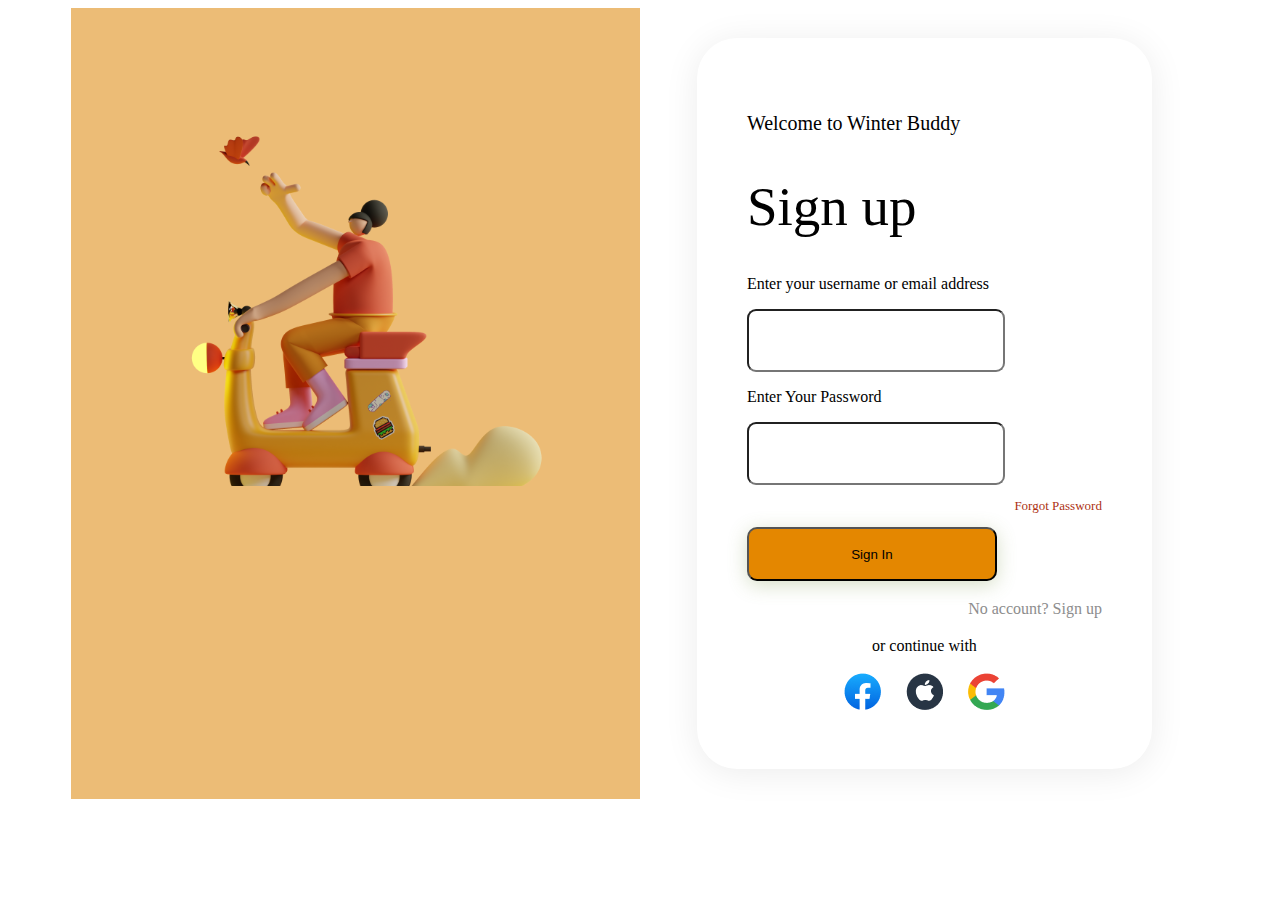
<file: Log-in Page/as1.html>
<!DOCTYPE html>
<html lang="en">
  <head>
    <meta charset="UTF-8" />
    <meta http-equiv="X-UA-Compatible" content="IE=edge" />
    <meta name="viewport" content="width=device-width, initial-scale=1.0" />
    <title>Document</title>
    <style>
      .main {
        width: 90%;
        margin: auto;
        /* border: 3px solid red; */
        display: flex;
      }

      #firstPart {
        width: 50%;
        /* border: 2px darkolivegreen solid; */
        text-align: center;
        padding: 120px 0px;
        background-color: #ecbc76;
      }
      #firstPart img {
        height: 358px;
        width: 392px;
        left: 392px;
        top: 0px;
        border-radius: 0px;

        /* background: rebeccapurple !important; */
      }

      #secondPart {
        width: 50%;
        /* flex-basis: 100%; */
        /* text-align: center; */
      }
      #secondPart > div {
        box-sizing: border-box;
        width: 80%;
        margin: auto;
        /* border: 2px solid black; */
        padding: 50px;
        margin-top: 30px;
        margin-bottom: 30px;
        background: #ffffff;
        box-shadow: 0px 4px 35px rgba(0, 0, 0, 0.08);
        border-radius: 40px;
      }
      #secondPart p:nth-child(1) {
        /* background: red !important; */
        font-family: "Poppins";
        font-style: normal;
        font-weight: 400;
        font-size: 20px;
        line-height: 30px;
        /* identical to box height */

        color: #000000;
      }

      #secondPart h1 {
        font-family: "Poppins";
        font-style: normal;
        font-weight: 500;
        font-size: 55px;
        /* line-height: 82px; */
      }

      #secondPart p:nth-child(3) {
        /* background: red !important; */
        font-family: "Poppins";
        font-style: normal;
        font-weight: 400;
        font-size: 16px;
        /* line-height: 24px; */
      }

      #secondPart p:nth-child(7) {
        text-align: right;
        font-family: "Poppins";
        font-style: normal;
        font-weight: 400;
        font-size: 13px;
        /* line-height: 20px; */

        color: #ad3113;
      }

      #secondPart button {
        width: 250px;
        height: 54.22px;
        left: 861.39px;
        top: 571.99px;

        background: #e48700;
        box-shadow: 0px 4px 19px rgba(119, 147, 65, 0.3);
        border-radius: 10px;
      }

      #secondPart p:nth-child(9) {
        font-family: "Poppins";
        font-style: normal;
        font-weight: 400;
        font-size: 16px;
        line-height: 24px;

        color: #8d8d8d;
        text-align: right;
      }

      #secondPart p:nth-child(10) {
        text-align: center;
      }
      #img1 {
        text-align: center;
      }
      #secondPart input {
        /* background: red !important; */
        height: 57.23077392578125px;
        width: 250px;
        left: 0px;
        /* top: 35.1416015625px; */
        border-radius: 9px;
      }

      #input {
      }
    </style>
  </head>
  <body>
    <div class="main">
      <div id="firstPart">
        <img src="./Saly-3.svg" alt="" />
      </div>

      <div id="secondPart">
        <div>
          <p>Welcome to Winter Buddy</p>
          <h1>Sign up</h1>
          <p>Enter your username or email address</p>
          <input type="text" id="input1" />
          <p>Enter Your Password</p>
          <input type="text" id="input2" />

          <p>Forgot Password</p>
          <button id="btn">Sign In</button>
          <p>No account? Sign up</p>
          <p>or continue with</p>
          <div id="img1"><img src="./Group 12.png" alt="" /></div>
        </div>
      </div>
    </div>
  </body>
</html>
</file>
<file: index.css>
body {
  margin: 0px;
  padding: 0px;
  background-color: #fefae0;
}

.main_container {
  display: flex;
  justify-content: space-evenly;
}

#container {
  width: 80%;
  margin: auto;
  display: grid;
  grid-template-columns: repeat(3, 1fr);
  gap: 20px;
}

#container > div {
  width: 100%;
  text-align: center;
  /* border: 2px solid red; */
  padding: 10px;
  box-sizing: border-box;
  box-shadow: rgba(0, 0, 0, 0.24) 0px 3px 8px;
}

.card-content {
  width: 100%;
  color: #212121;
  background-color: #ccd5ae;
}
.card-content > img {
  width: 100%;
}

#container > div img {
  width: 100%;
  /* background: red !important; */
}

.navbar {
  display: flex;
  justify-content: space-between;
  background-color: #8ecae6;
  height: 70px;
  position: sticky;
  top: 0px;
  z-index: 999;
}
.navbar-logo {
  width: 100%;
  display: flex;
  width: 40%;
  /* border: 2px solid red; */
  /* justify-content: start; */
  align-items: center;
}
.navbar-logo img {
  width: 100%;
  /* background: red !important; */
}
.navbar-content {
  width: 30%;
  display: flex;
  padding: 10px;
  align-items: center;
  justify-content: space-around;
  /* border: 2px solid greenyellow; */
}

/* .window-image {
  position: relative;
  display: inline-block;
} */

.window-image img {
  display: block;
  width: 100%;
  height: auto;
  height: 300px;
}

.text-overlay {
  position: absolute;
  /* top: 50%; */
  bottom: 70%;
  left: 40%;
  transform: translate(-50%, -50%);
  color: black;
  font-size: 30px;
  font-weight: bold;
  text-align: left;
  z-index: 3;
  /* margin-bottom: 50%; */
}

/* **********************  SHOP CATEGORY ********************************* */
.dropbtn {
  background-color: #04aa6d;
  color: white;
  padding: 16px;
  font-size: 16px;
  border: none;
  position: relative;
  /* left: 500px; */
  /* margin-bottom: 40px; */
}

.dropdown {
  position: relative;
  display: inline-block;
}

.dropdown-content {
  display: none;
  position: absolute;
  background-color: #f1f1f1;
  min-width: 160px;
  box-shadow: 0px 8px 16px 0px rgba(0, 0, 0, 0.2);
  z-index: 1;
}

.dropdown-content a {
  color: black;
  padding: 12px 16px;
  text-decoration: none;
  display: block;
}

.dropdown-content a:hover {
  background-color: #ddd;
}

.dropdown:hover .dropdown-content {
  display: block;
}

.dropdown:hover .dropbtn {
  background-color: #3e8e41;
}

/* ********************  SIDE BAR MENU ******************************************** */

.filter {
  margin-left: 10px;
}

.filter div {
  display: inline-block;
  vertical-align: middle;
  margin-right: 10px;
  margin-bottom: 10px;
}

/* .checkbox-container input[type="checkbox"] {
  display: inline-block;
  margin-right: 5px;
} */
/* *********************** FOOTER *****************************
 */

/* Style the footer container */
footer {
  background-color: #f9f9f9;
  padding: 2rem;
  display: flex;
  flex-wrap: wrap;
  justify-content: space-between;
}

/* Style the navigation section */
.footer-navigation {
  flex-basis: 30%;
  margin-bottom: 2rem;
}
.footer-navigation h3 {
  color: #555;
  font-size: 1.2rem;
  margin-bottom: 1rem;
}
.footer-navigation ul {
  list-style: none;
  margin: 0;
  padding: 0;
}
.footer-navigation li {
  margin-bottom: 0.5rem;
}
.footer-navigation a {
  color: #888;
  font-size: 1rem;
  text-decoration: none;
  transition: color 0.2s ease-in-out;
}
.footer-navigation a:hover {
  color: #007bff;
}

/* Style the social media section */
.footer-social {
  flex-basis: 20%;
  margin-bottom: 2rem;
}
.footer-social h3 {
  color: #555;
  font-size: 1.2rem;
  margin-bottom: 1rem;
}
.footer-social ul {
  display: flex;
  list-style: none;
  margin: 0;
  padding: 0;
}
.footer-social li {
  margin-right: 1rem;
}
.footer-social a {
  color: #888;
  font-size: 1.5rem;
  text-decoration: none;
  transition: color 0.2s ease-in-out;
}
.footer-social a:hover {
  color: #007bff;
}

/* Style the contact section */
.footer-contact {
  flex-basis: 25%;
  margin-bottom: 2rem;
}
.footer-contact h3 {
  color: #555;
  font-size: 1.2rem;
  margin-bottom: 1rem;
}
.footer-contact p {
  color: #888;
  font-size: 1rem;
  line-height: 1.5;
  margin: 0;
}

/* Style the legal section */
.footer-legal {
  flex-basis: 100%;
  text-align: center;
  color: #888;
  font-size: 0.8rem;
}
.footer-legal a {
  color: #007bff;
  text-decoration: none;
  transition: color 0.2s ease-in-out;
}
.footer-legal a:hover {
  color: #0056b3;
}

/* *****************  MEDIA QUERY ************************************ */

/* Mobile devices (portrait and landscape) */
@media only screen and (max-width: 768px) {
  .main_container {
    flex-direction: column;
    align-items: center;
  }

  #container {
    width: 90%;
    grid-template-columns: repeat(1, 1fr);
  }

  .navbar {
    flex-direction: column;
    height: auto;
  }

  .navbar-logo {
    width: 100%;
    margin-top: 10px;
    justify-content: center;
  }

  .navbar-content {
    width: 80%;
    justify-content: center;
    margin-top: 10px;
  }

  .dropdown {
    display: none;
  }

  .filter {
    margin: 10px 0;
  }

  .text-overlay {
    font-size: 20px;
  }
}

/* Large desktops and laptops */
@media only screen and (min-width: 992px) {
  #container {
    width: 80%;
    grid-template-columns: repeat(3, 1fr);
  }

  .navbar {
    height: 70px;
    flex-direction: row;
  }

  .navbar-logo {
    width: 40%;
    margin-top: 0;
    justify-content: start;
  }

  .navbar-content {
    width: 30%;
    justify-content: space-around;
    margin-top: 0;
  }

  .dropdown {
    display: inline-block;
  }

  .filter {
    margin: 0;
  }

  .text-overlay {
    font-size: 30px;
  }
}

/* Tablets and small desktops */
@media only screen and (min-width: 768px) and (max-width: 992px) {
  #container {
    width: 90%;
    grid-template-columns: repeat(2, 1fr);
  }
  .navbar-content {
    display: none;
  }
}

@media only screen and (max-width: 767px) {
  #container {
    width: 90%;
    grid-template-columns: repeat(1, 1fr);
  }
  .navbar-content {
    display: none;
  }
}
</file>
